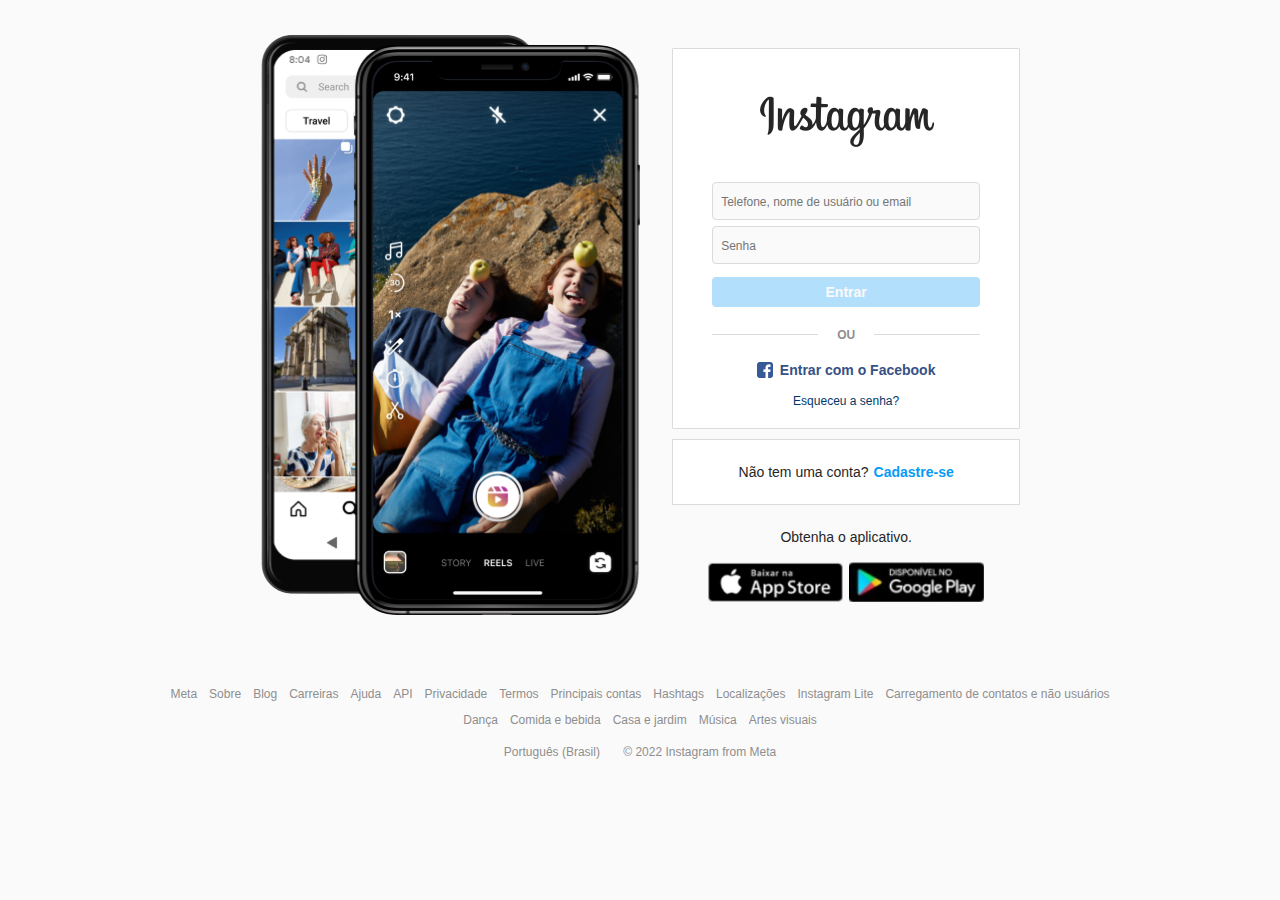
<file: desafio-recriando-pagina-inicial-instagram/index.html>
<!DOCTYPE html>
<html lang="en">
<head>
    <meta charset="UTF-8">
    <meta http-equiv="X-UA-Compatible" content="IE=edge">
    <meta name="viewport" content="width=device-width, initial-scale=1.0">
    <link rel="stylesheet" href="style.css">
    <link rel = "instagram icon" type = "imagem/x-icon" href = "img/icon-instagram.ico">
    <title>Instagram</title>
    
</head>
<body>
    <section class="container">
        <div class="pitch"></div>
        <div class="form">
            <form>
                <img src="img/logo-insta.png" alt="Instagram" type = "imagem/png">
                <input type="text" placeholder="Telefone, nome de usuário ou email">
                <input type="password" placeholder="Senha">
                <button type="button">Entrar</button>
                <div class="separator">ou</div>
                <a href="/" class="login-with-facebook"><img class="img-facebook" src="img/logo-face.png" alt="Entrar com Facebook"> Entrar com o Facebook</a>
                <a href="/" class="forgot-password">Esqueceu a senha?</a>
            </form>
            <div class="signup">
                <p>Não tem uma conta?<a href="/">Cadastre-se</a></p>
            </div>
            <div class="get-app">
                <p>Obtenha o aplicativo.</p>
                <a href="/">
                    <img class="get-app-img" src="img/appstore.jpg" alt="Baixar na App Store">
                </a>
                <a href="/">
                    <img class="get-app-img"src="img/googleplay.jpg" alt="Disponível no Google Play">
                </a>
            </div>
        </div>
    </section>
    <section class="footer">
        <footer>
            <nav class="links">
                <a href="/">Meta</a>
                <a href="/">Sobre</a>
                <a href="/">Blog</a>
                <a href="/">Carreiras</a>
                <a href="/">Ajuda</a>
                <a href="/">API</a>
                <a href="/">Privacidade</a>
                <a href="/">Termos</a>
                <a href="/">Principais contas</a>
                <a href="/">Hashtags</a>
                <a href="/">Localizações</a>
                <a href="/">Instagram Lite</a>
                <a href="/">Carregamento de contatos e não usuários</a>
                <a href="/">Dança</a>
                <a href="/">Comida e bebida</a>
                <a href="/">Casa e jardim</a>
                <a href="/">Música</a>
                <a href="/">Artes visuais</a>
            </nav>
            <div class="copy">
                <span>Português (Brasil) </span>
                <span>   © 2022 Instagram from Meta</span>
            </div>
        </footer> 
    </section>      
</body>
</html>
</file>
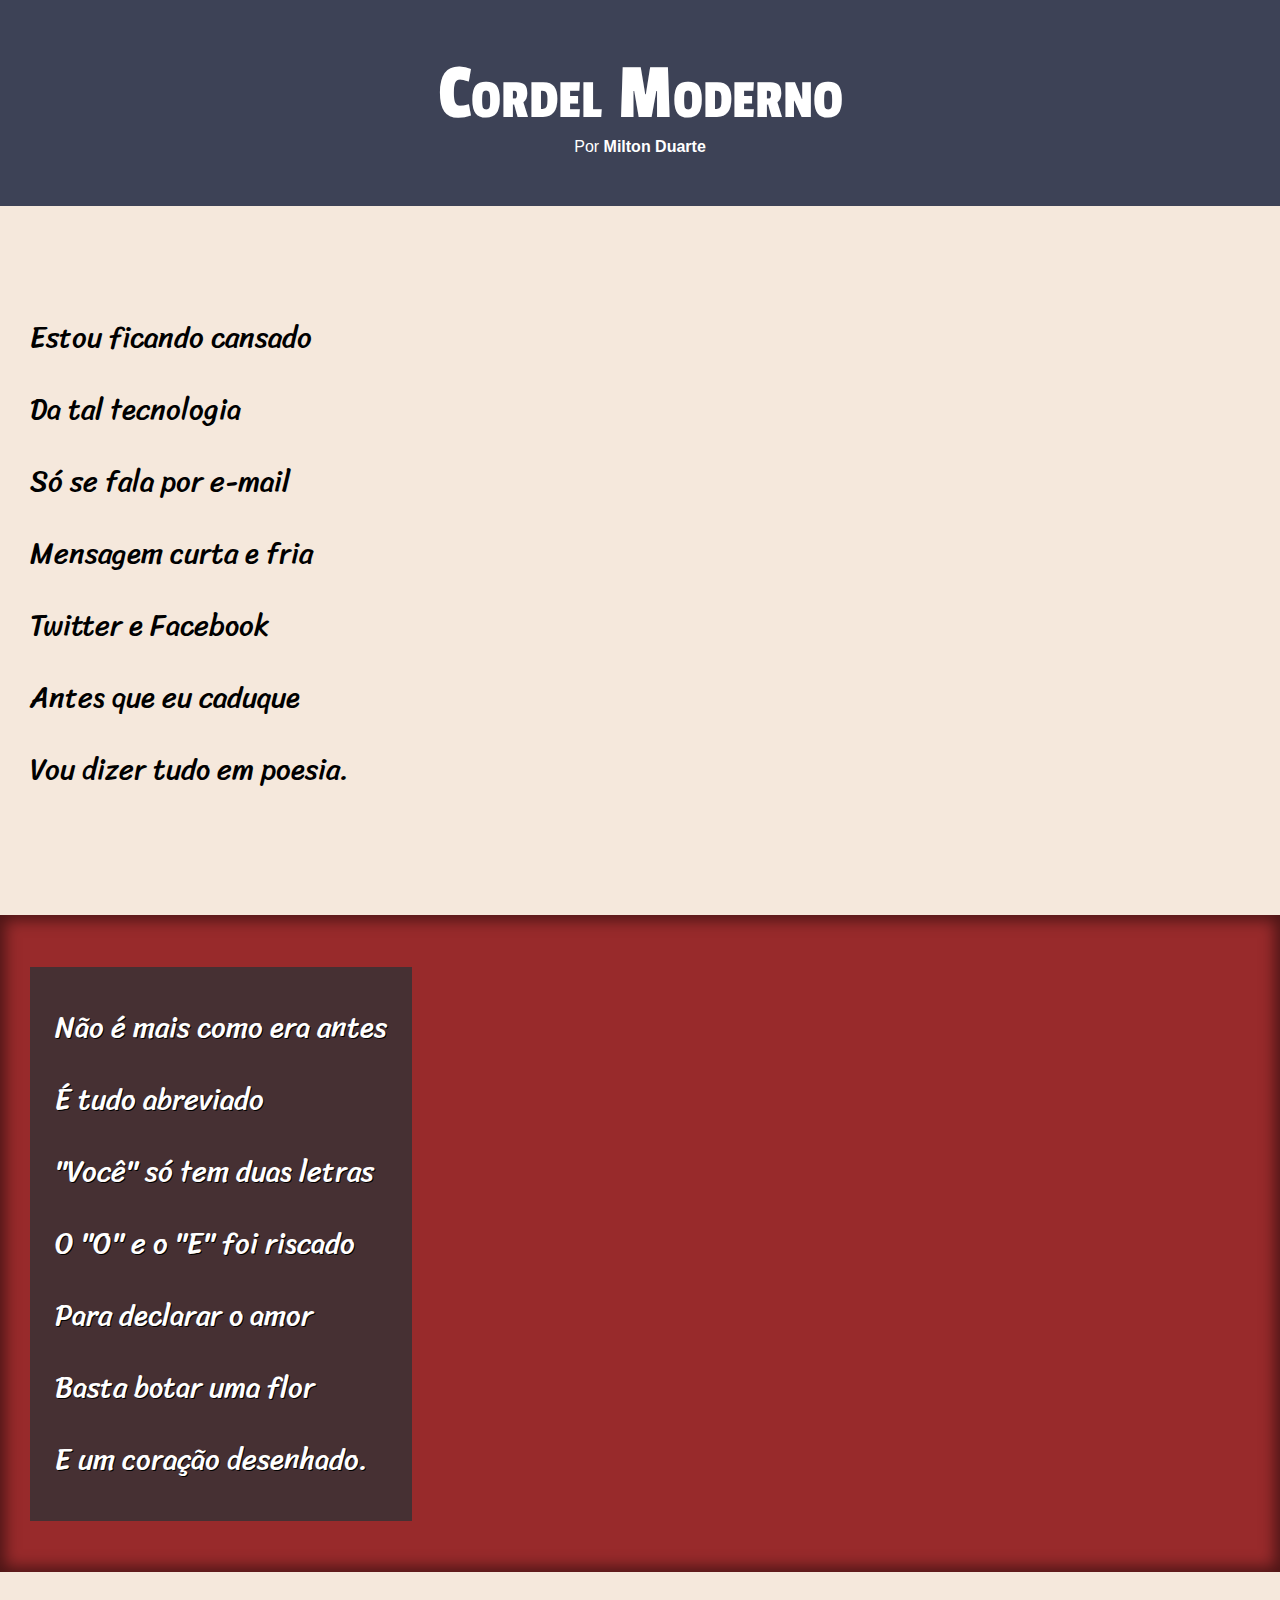
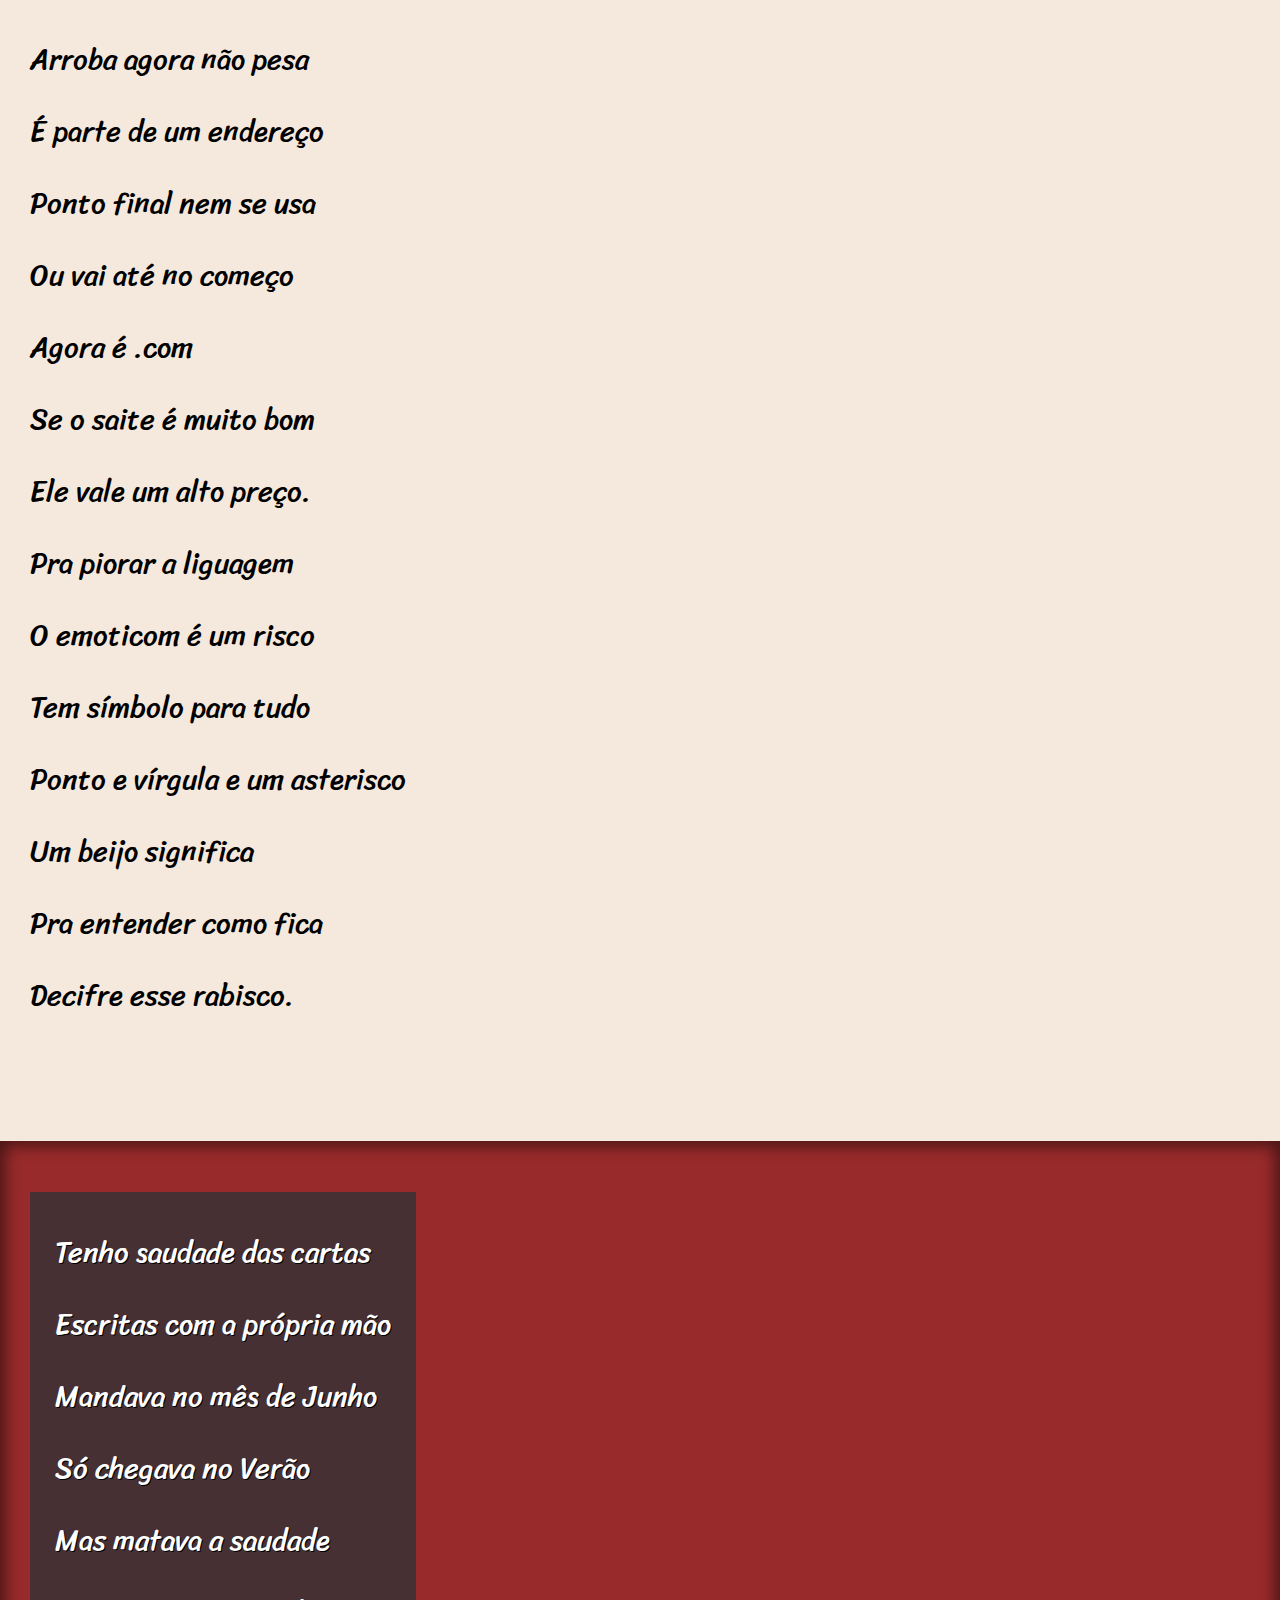
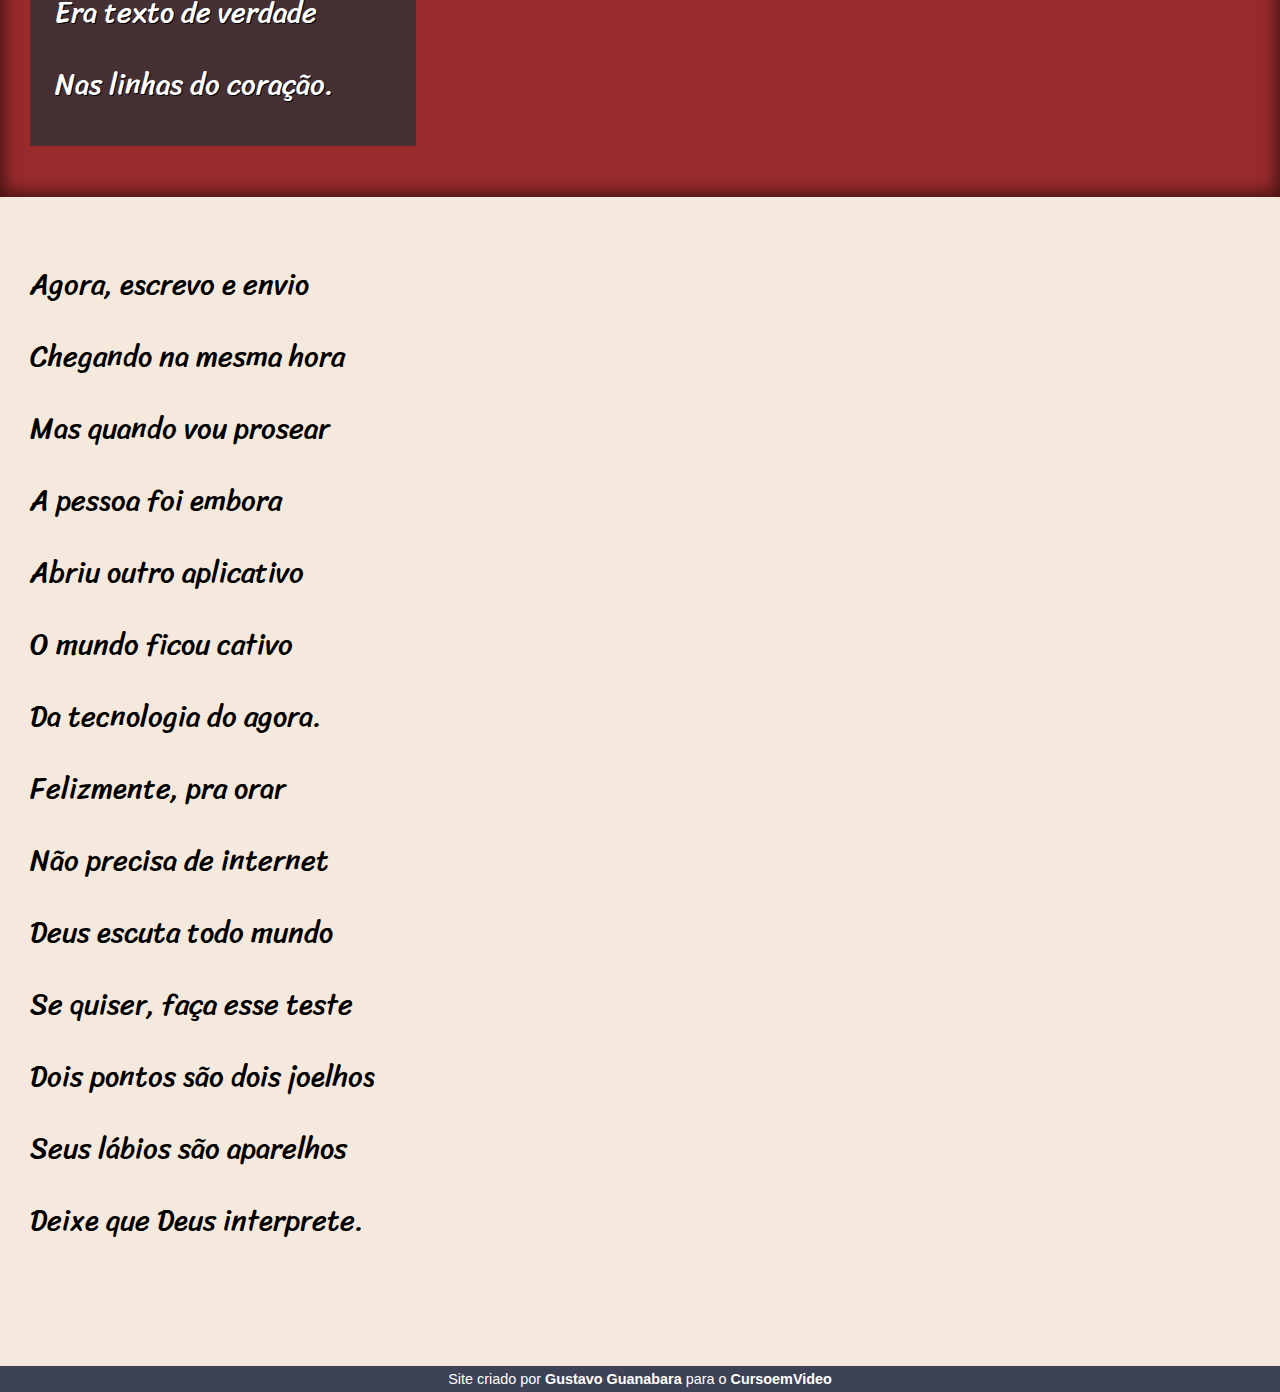
<file: desafio-site-cordel/index.html>
<!DOCTYPE html>
<html lang="pt-BR">
<head>
    <meta charset="UTF-8">
    <meta http-equiv="X-UA-Compatible" content="IE=edge">
    <meta name="viewport" content="width=device-width, initial-scale=1.0">
    <link rel="stylesheet" href="./css/style.css">
    <title>Cordel</title>
</head>
<body>
    <main>
        <header id="container" class="cabeçalho">
            <div id="children">
                <h1>Cordel Moderno</h1>
                <p>Por <a href="https://www.recantodasletras.com.br/poesias/3186743">Milton Duarte</a></p>
            </div>
        </header>
        <section class="corpo">
            <section class="semimg">
                <p>
                    Estou ficando cansado <br>
                    Da tal tecnologia <br>
                    Só se fala por e-mail <br>
                    Mensagem curta e fria <br>
                    Twitter e Facebook <br>
                    Antes que eu caduque <br>
                    Vou dizer tudo em poesia. <br>
                </p>
            </section>
            <section class="comimg">
                <p>
                    Não é mais como era antes <br>
                    É tudo abreviado <br>
                    "Você" só tem duas letras <br>
                    O "O" e o "E" foi riscado <br>
                    Para declarar o amor <br>
                    Basta botar uma flor <br>
                    E um coração desenhado. <br>
                </p>
            </section>
            <section class="semimg">
                <p>
                    Arroba agora não pesa<br>
                    É parte de um endereço <br>
                    Ponto final nem se usa <br>
                    Ou vai até no começo <br>
                    Agora é .com <br>
                    Se o saite é muito bom <br>
                    Ele vale um alto preço. <br>
                    Pra piorar a liguagem <br>
                    O emoticom é um risco <br>
                    Tem símbolo para tudo <br>
                    Ponto e vírgula e um asterisco <br>
                    Um beijo significa <br>
                    Pra entender como fica <br>
                    Decifre esse rabisco. <br>
                </p>
            </section>
            <section class="comimg1">
                <p>
                    Tenho saudade das cartas <br>
                    Escritas com a própria mão <br>
                    Mandava no mês de Junho <br>
                    Só chegava no Verão <br>
                    Mas matava a saudade <br>
                    Era texto de verdade <br>
                    Nas linhas do coração. <br>
                </p>
            </section>
            <section class="semimg">
                <p>
                    Agora, escrevo e envio <br>
                    Chegando na mesma hora <br>
                    Mas quando vou prosear <br>
                    A pessoa foi embora <br>
                    Abriu outro aplicativo <br>
                    O mundo ficou cativo <br>
                    Da tecnologia do agora. <br>
                    Felizmente, pra orar <br>
                    Não precisa de internet <br>
                    Deus escuta todo mundo <br>
                    Se quiser, faça esse teste <br>
                    Dois pontos são dois joelhos <br>
                    Seus lábios são aparelhos <br>
                    Deixe que Deus interprete. <br>
                </p>
            </section>
        </section>

    </main>
    <footer>
        <p>Site criado por <a href="https://github.com/gustavoguanabara">Gustavo Guanabara</a> para o <a href="https://www.cursoemvideo.com">CursoemVideo</a></p>
    </footer>
</body>
</html>
</file>
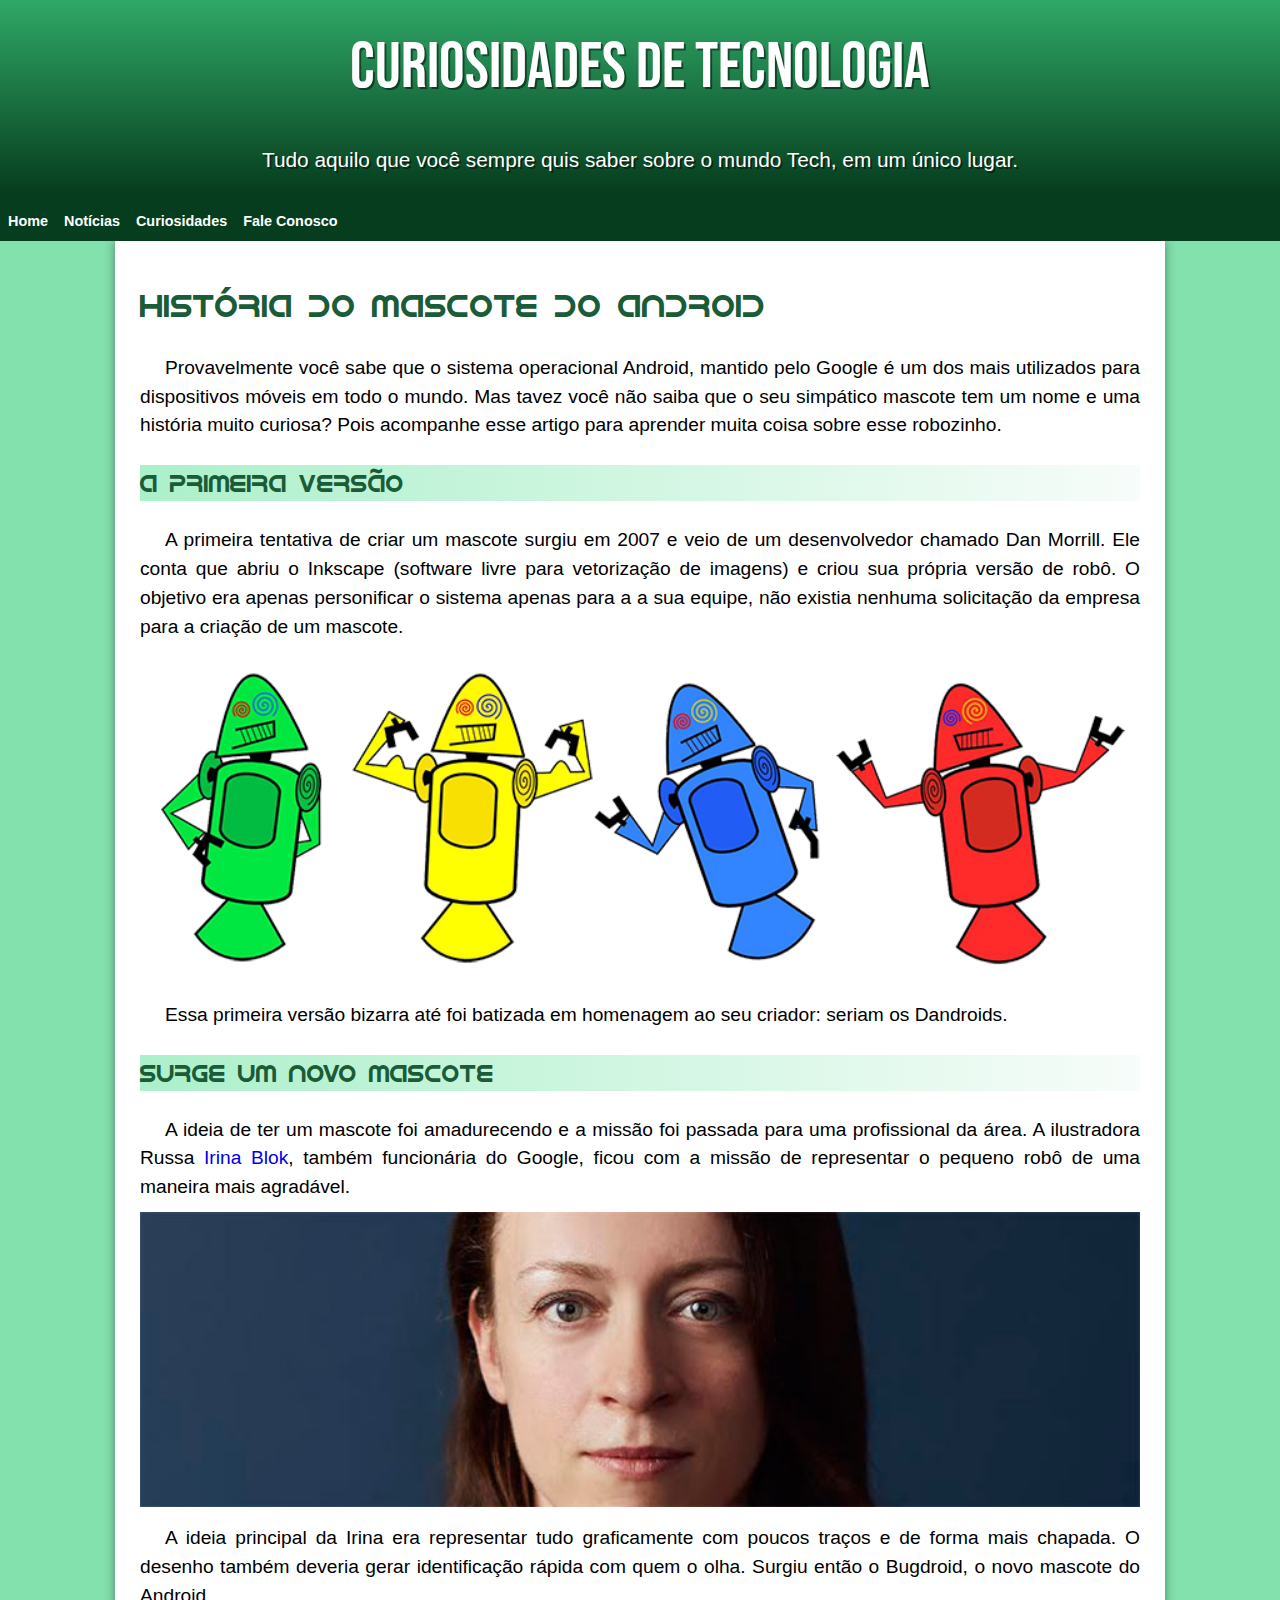
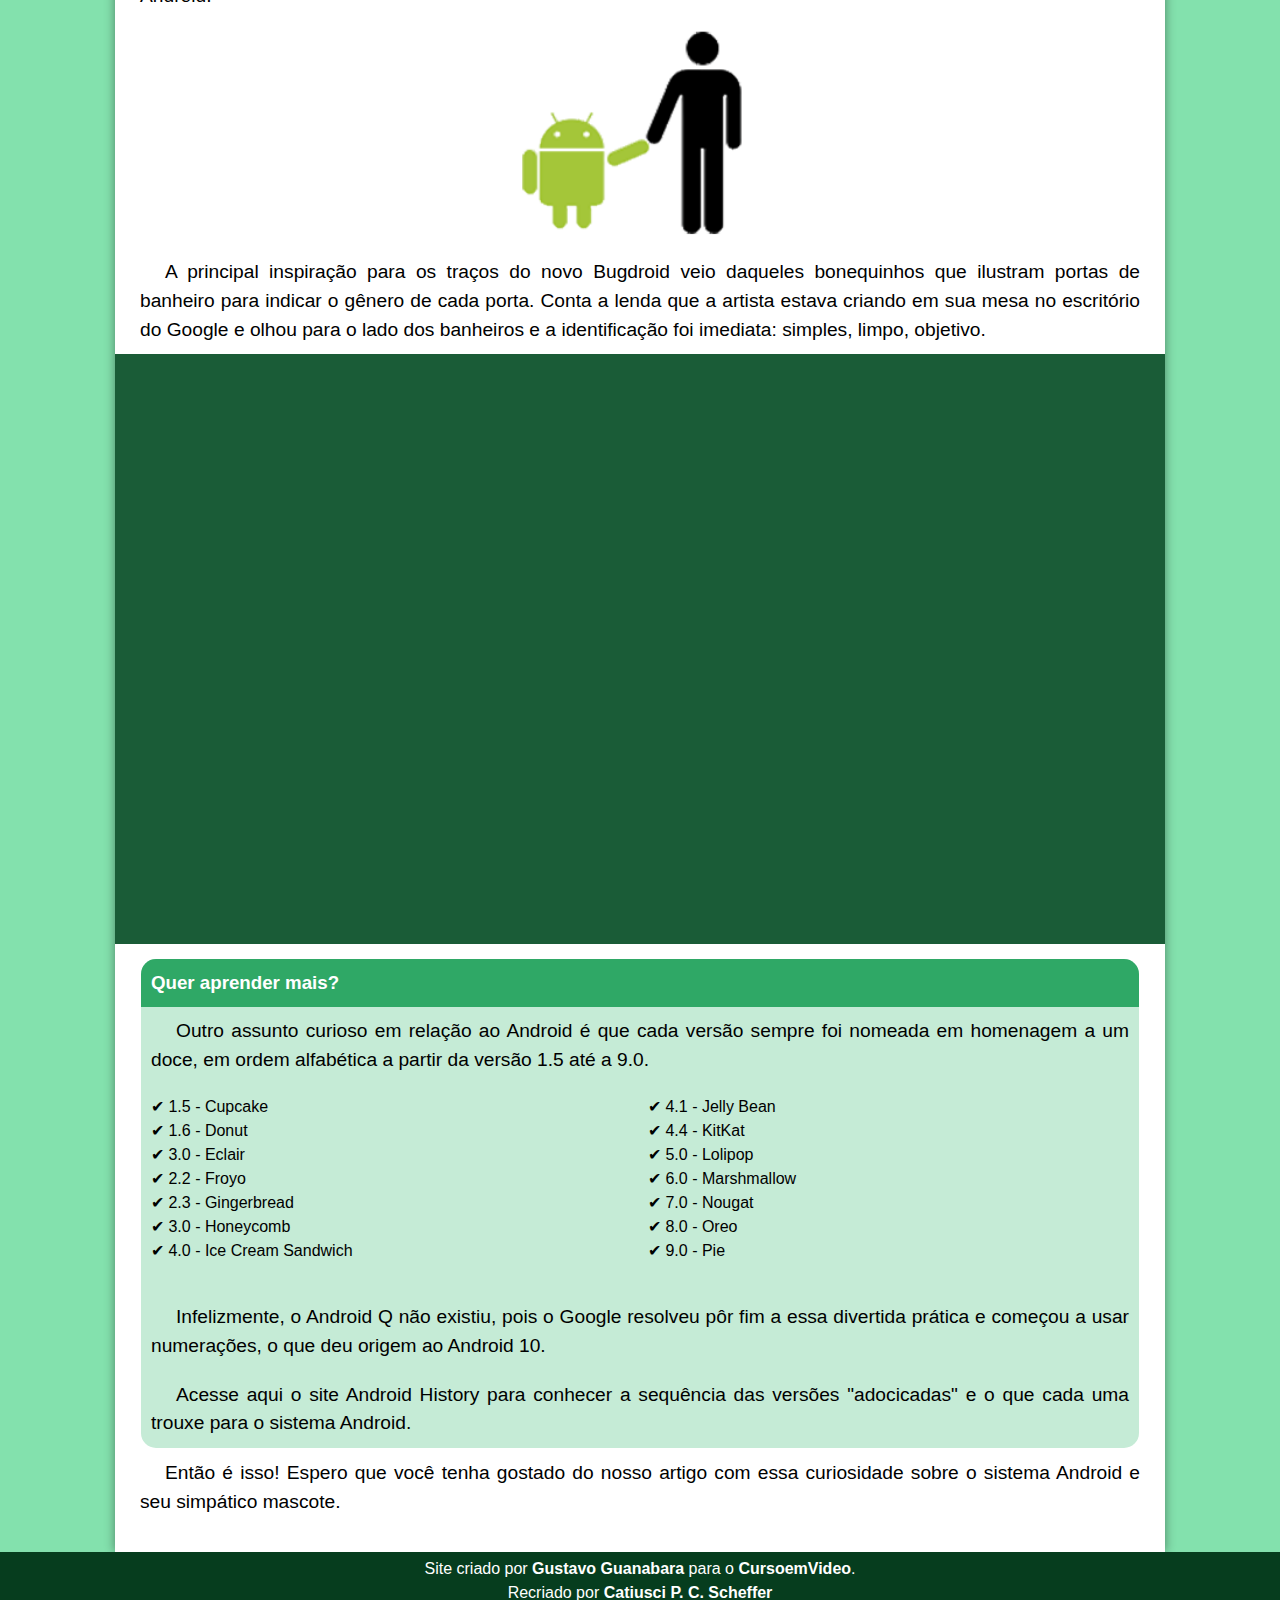
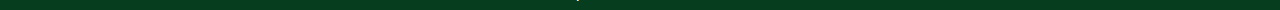
<file: desafio_minisite_cursoemvideo/index.html>
<!DOCTYPE html>
<html lang="pt-BR">
<head>
    <meta charset="UTF-8">
    <meta http-equiv="X-UA-Compatible" content="IE=edge">
    <meta name="viewport" content="width=device-width, initial-scale=1.0">
    <link rel="stylesheet" href="assets/css/style.css">
    <title>História do Android</title>
</head>
<body>
    <header>
        <h1>Curiosidades de Tecnologia</h1>
        <P>Tudo aquilo que você sempre quis saber sobre o mundo Tech, em um único lugar.</P>
        <nav>
            <a href="#">Home</a>
            <a href="#">Notícias</a>
            <a href="#">Curiosidades</a>
            <a href="#">Fale Conosco</a>
        </nav>
    </header>
    <main>
        <section>
            <article>
                <h1>História do Mascote do Android</h1>
                <p>
                    Provavelmente você sabe que o sistema operacional Android, mantido pelo Google é um dos mais utilizados para dispositivos móveis em todo o mundo. Mas tavez você não saiba que o seu simpático mascote tem um nome e uma história muito curiosa? Pois acompanhe esse artigo para aprender muita coisa sobre esse robozinho.
                </p>
                <h2>A primeira versão</h2>
                <p>
                    A primeira tentativa de criar um mascote surgiu em 2007 e veio de um desenvolvedor chamado Dan Morrill. Ele conta que abriu o Inkscape (software livre para vetorização de imagens) e criou sua própria versão de robô. O objetivo era apenas personificar o sistema apenas para a a sua equipe, não existia nenhuma solicitação da empresa para a criação de um mascote.
                </p>
                <picture>
                    <source media="(max-width: 600px)" srcset="assets/img/dan-droids-pq.png" id="imgandoirdpq">
                    <img src="assets/img/dan-droids.png" alt="foto-grande">
                </picture>
                <p>
                    Essa primeira versão bizarra até foi batizada em homenagem ao seu criador: seriam os Dandroids.
                </p>
                <h2>Surge um novo mascote</h2>
                <p>
                    A ideia de ter um mascote foi amadurecendo e a missão foi passada para uma profissional da área. A ilustradora Russa <a href="#">Irina Blok</a>, também funcionária do Google, ficou com a missão de representar o pequeno robô de uma maneira mais agradável.
                </p>

                <picture>
                    <source media="(max-width: 600px)" srcset="assets/img/irina-blok-pq.jpg">
                    <img src="assets/img/irina-blok.jpg" alt="foto-grande">
                </picture>
                <p>
                    A ideia principal da Irina era representar tudo graficamente com poucos traços e de forma mais chapada. O desenho também deveria gerar identificação rápida com quem o olha. Surgiu então o Bugdroid, o novo mascote do Android.
                </p>
                
                <img class="imagempequena" src="assets/img/bugdroid.png" alt="Imagem Android" type="image/png">
               
                <p>
                    A principal inspiração para os traços do novo Bugdroid veio daqueles bonequinhos que ilustram portas de banheiro para indicar o gênero de cada porta. Conta a lenda que a artista estava criando em sua mesa no escritório do Google e olhou para o lado dos banheiros e a identificação foi imediata: simples, limpo, objetivo.
                </p>
                <div class="video">
                    <iframe width="560" height="315" src="https://www.youtube.com/embed/l2UDgpLz20M" title="YouTube video player" frameborder="0" allow="accelerometer; autoplay; clipboard-write; encrypted-media; gyroscope; picture-in-picture" allowfullscreen></iframe>
                </div>
                
                <aside>
                    <h3>Quer aprender mais?</h3>
                    <p>
                        Outro assunto curioso em relação ao Android é que cada versão sempre foi nomeada em homenagem a um doce, em ordem alfabética a partir da versão 1.5 até a 9.0.
                        <ul>
                            <li>1.5 - Cupcake</li>
                            <li>1.6 - Donut</li>
                            <li>3.0 - Eclair</li>
                            <li>2.2 - Froyo</li>
                            <li>2.3 - Gingerbread</li>
                            <li>3.0 - Honeycomb</li>
                            <li>4.0 - Ice Cream Sandwich</li>
                            <li>4.1 - Jelly Bean</li>
                            <li>4.4 - KitKat</li>
                            <li>5.0 - Lolipop</li>
                            <li>6.0 - Marshmallow</li>
                            <li>7.0 - Nougat</li>
                            <li>8.0 - Oreo</li>
                            <li>9.0 - Pie</li>
                        </ul>
                    </p>
                    <p>
                        Infelizmente, o Android Q não existiu, pois o Google resolveu pôr fim a essa divertida prática e começou a usar numerações, o que deu origem ao Android 10.
                    </p>
                    <p>
                        Acesse aqui o site Android History para conhecer a sequência das versões "adocicadas" e o que cada uma trouxe para o sistema Android.
                    </p>
                </aside>
                <p>
                    Então é isso! Espero que você tenha gostado do nosso artigo com essa curiosidade sobre o sistema Android e seu simpático mascote.
                </p>
            </article>
        </section>
    </main>
    <footer>
        Site criado por <strong>Gustavo Guanabara</strong> para o <strong>CursoemVideo</strong>.
        <br>
        Recriado por <strong>Catiusci P. C. Scheffer</strong>
    </footer>
</body>
</html>
</file>
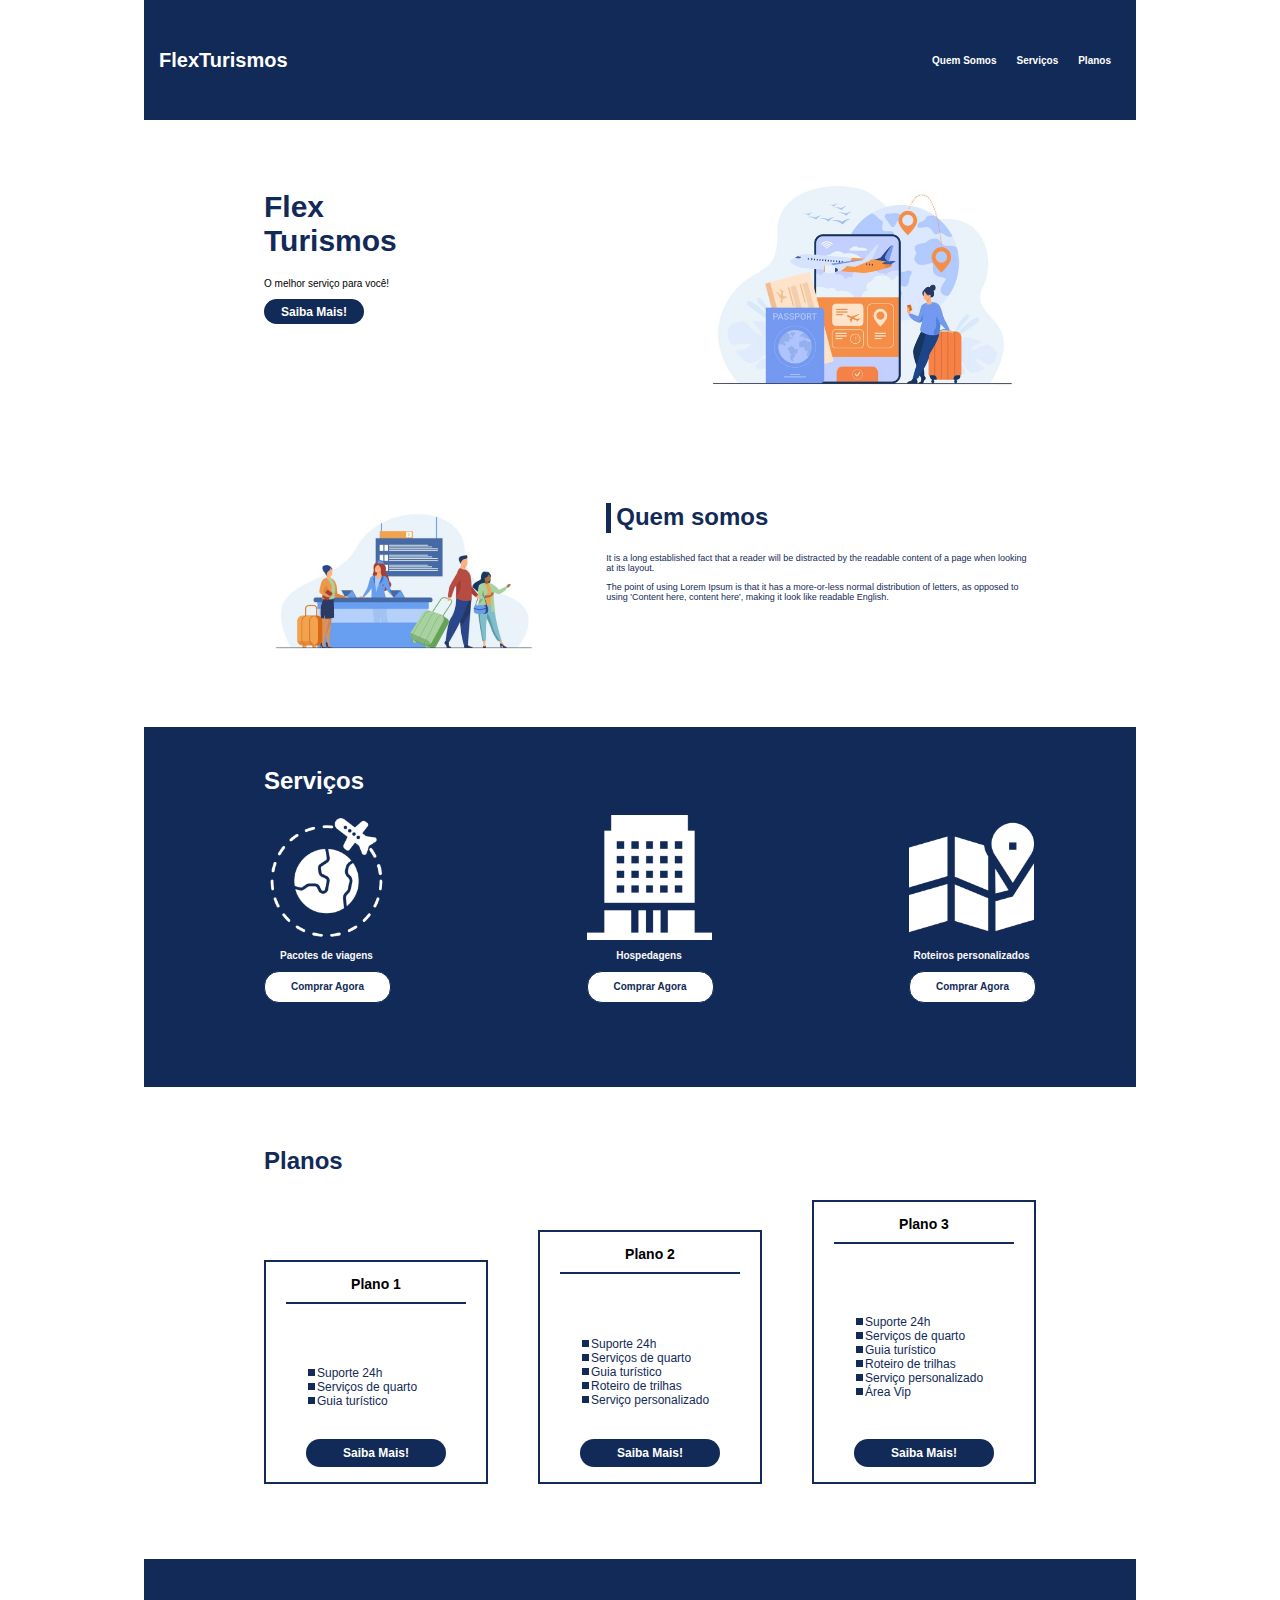
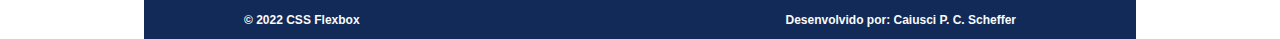
<file: projeto-flexbox-css/index.html>
<!DOCTYPE html>
<html lang="pt-br">
<head>
    <meta charset="UTF-8">
    <meta name="viewport" content="width=device-width, initial-scale=1.0">
    <title>Flex Turismos</title>
    <link rel="stylesheet" href="./style.css">
</head>
<body class="geral">
    <header class="cabecalho">
        <h1>FlexTurismos</h1>
        <ul>
            <li><a href="#quem-somos">Quem Somos</a></li>
            <li><a href="#servicos">Serviços</a></li>
            <li><a href="#planos">Planos</a></li>
        </ul>
    </header>

    <div class="apresentacao">
        <div>
            <h1>Flex <br>Turismos</h1>
            <p>O melhor serviço para você!</p>
            <a href="" class="saibamais">Saiba Mais!</a>
        </div>
        
        <div>
            <div><img src="./images/0-main.png" alt="banner de apresentação" width="300"></div>
        </div>
    </div>

    <div class="quemsomos">
        <div>
            <img src="./images/1-quem-somos.png" alt="balcão de atendimento" width="250">
        </div>

        <div>
            <h2>Quem somos</h2>
            <p>It is a long established fact that a reader will be distracted by the readable content of a page when looking at its layout. </p>
            <p>The point of using Lorem Ipsum is that it has a more-or-less normal distribution of letters, as opposed to using 'Content here, content here', making it look like readable English.</p>
        </div>
    </div>

    <div class="servicos">
        <div>
            <h2>Serviços</h2>
        </div>

        <div class="servicos-opcoes">
            <div>
               <div><img src="./images/icon-1.png" alt="pacote de viagens"></div>
               <p>Pacotes de viagens</p>
               <a href="#" class="compraragora">Comprar Agora</a>
            </div>

            <div >
                <div><img src="./images/icon-2.png" alt="hospedagens"></div>
                <p>Hospedagens</p>
                <a href="#" class="compraragora">Comprar Agora</a>
            </div>

            <div>
                <div><img src="./images/icon-3.png" alt="roteiros personalizados" width="100"></div>
                <p>Roteiros personalizados</p>
                <a href="#" class="compraragora">Comprar Agora</a>
            </div>

        </div>
    </div>

    <div class="planos">
        <div>
            <h2 class="planos-titulo">Planos</h2>
        </div>
        <div class="planos1">
            <div class="bd_planos1 bd_planos">
                <h3>Plano 1</h3>
                <ul>
                    <li>Suporte 24h</li>
                    <li>Serviços de quarto</li>
                    <li>Guia turístico</li>
                </ul>
                <a href="#" class="saibamaisplanos">Saiba Mais!</a>
            </div>

            <div class="bd_planos bd_planos2">
                <h3>Plano 2</h3>
                <ul>
                    <li>Suporte 24h</li>
                    <li>Serviços de quarto</li>
                    <li>Guia turístico</li>
                    <li>Roteiro de trilhas</li>
                    <li>Serviço personalizado</li>
                </ul>
                <a href="#" class="saibamaisplanos">Saiba Mais!</a>
            </div>

            <div class="bd_planos3 bd_planos">
                <h3>Plano 3</h3>
                <ul>
                    <li>Suporte 24h</li>
                    <li>Serviços de quarto</li>
                    <li>Guia turístico</li>
                    <li>Roteiro de trilhas</li>
                    <li>Serviço personalizado</li>
                    <li>Área Vip</li>
                </ul>
                <a href="#" class="saibamaisplanos">Saiba Mais!</a>
            </div>
        </div>
    </div>

    <footer class="footer">
        <p>&copy; 2022 CSS Flexbox</p>
        <p>Desenvolvido por: Caiusci P. C. Scheffer</p>
    </footer>
</body>
</html>
</file>
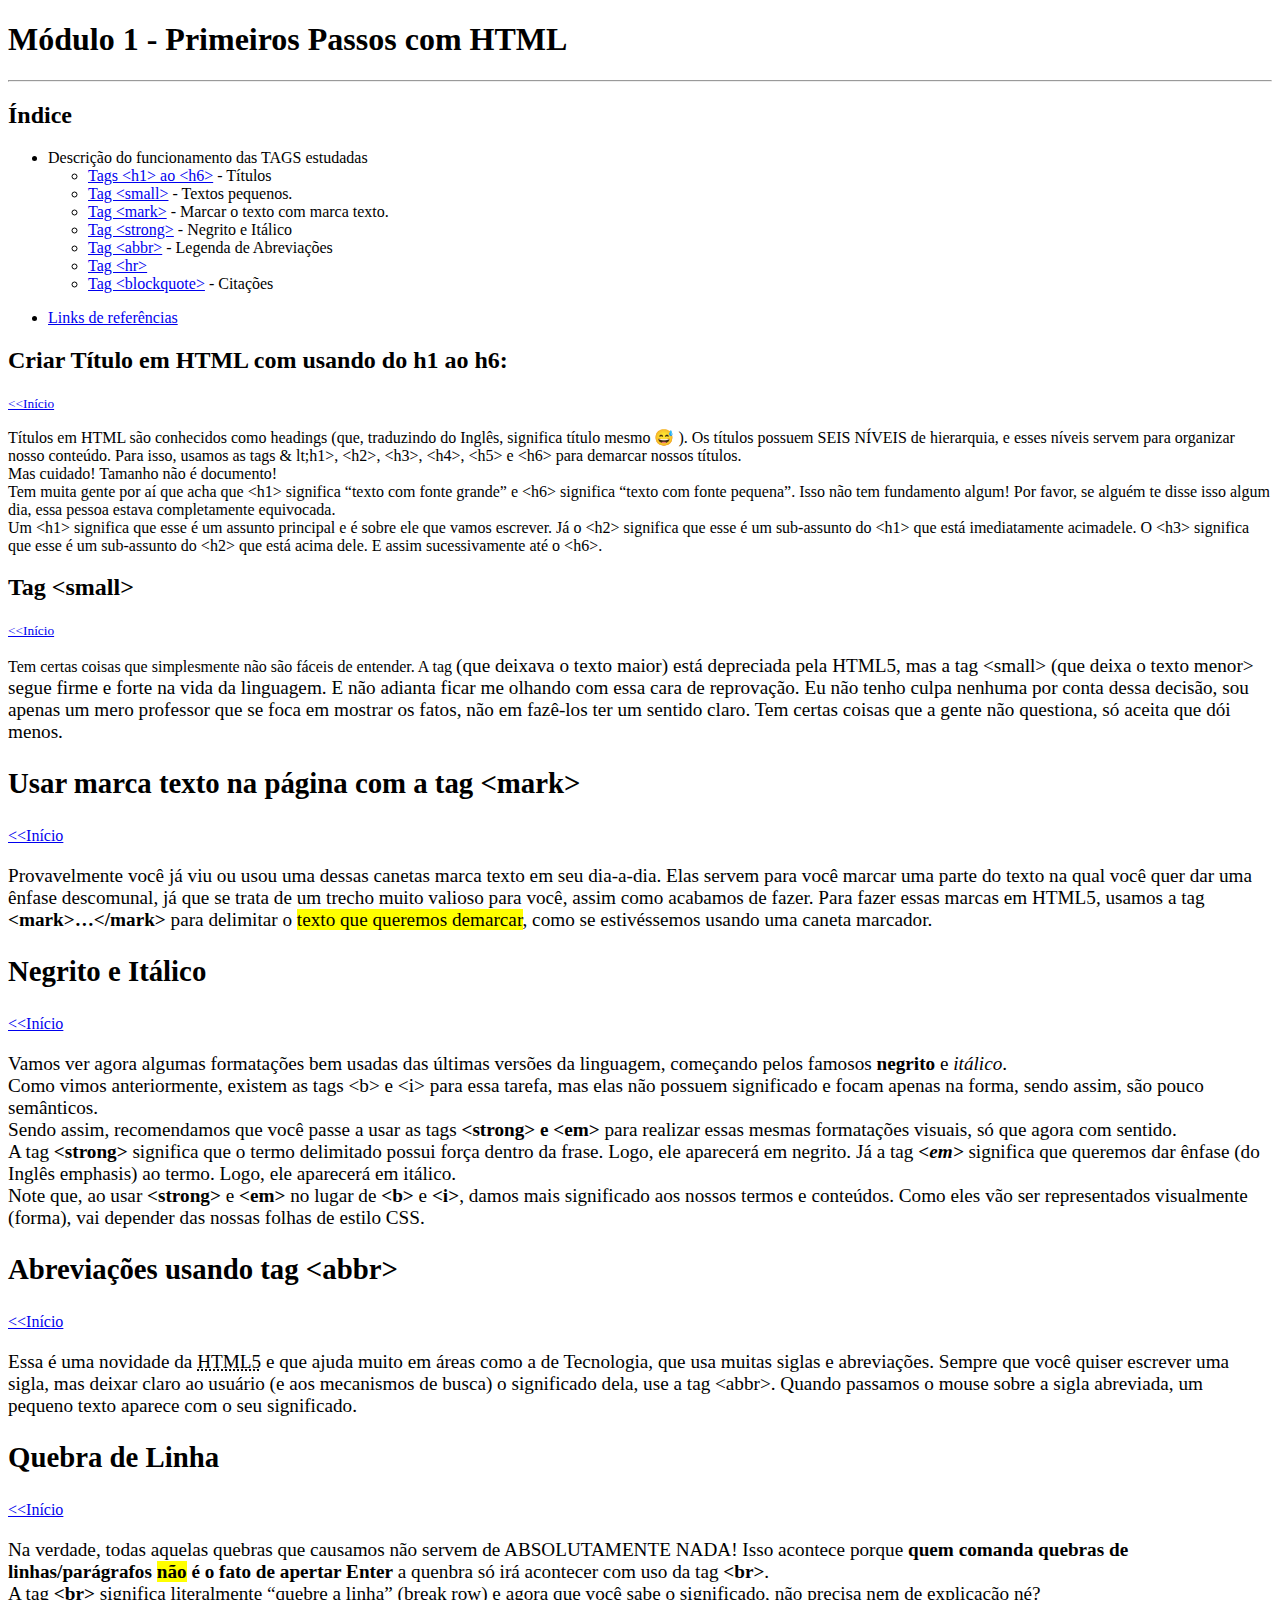
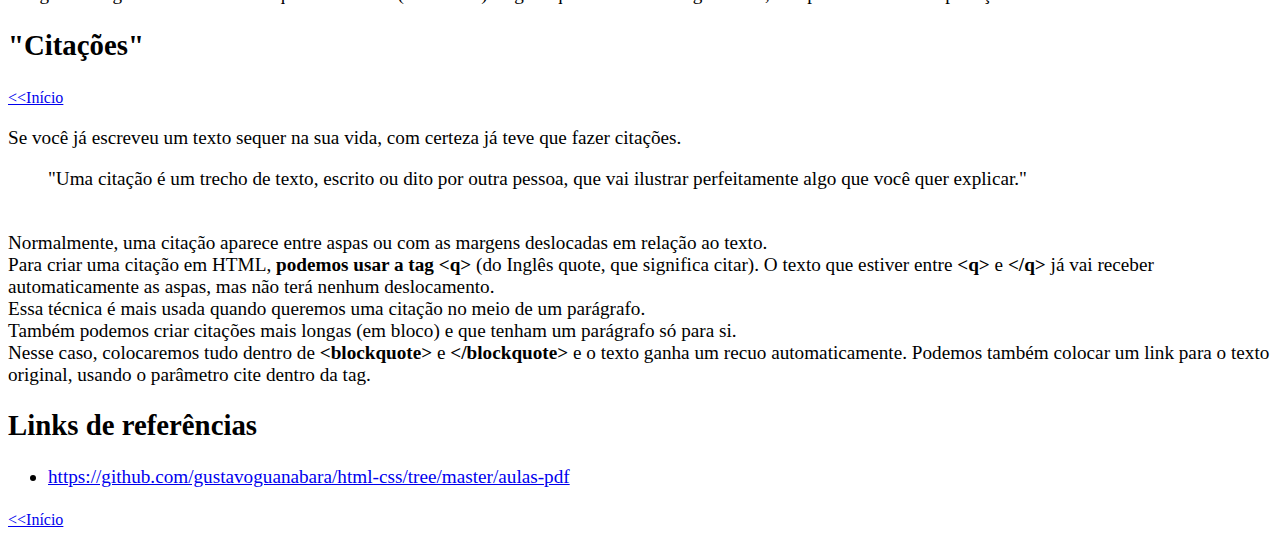
<file: HTMLWebDeveloper/Desafio/index.html>
<!DOCTYPE html>
<html lang="en">
<head>
    <meta charset="UTF-8">
    <meta http-equiv="X-UA-Compatible" content="IE=edge">
    <meta name="viewport" content="width=device-width, initial-scale=1.0">
    <title>Página - Módulo I - Primeiros Passos com HTML</title>
</head>
<body>
   <h1>Módulo 1 - Primeiros Passos com HTML</h1>
   <hr />

   <h2 id="indice">Índice</h2>
   <ul>
      <li>Descrição do funcionamento das TAGS estudadas</li>
      <ul>
         <li><a href="#titulos">Tags &lt;h1&gt ao &lt;h6&gt</a> - Títulos</li>
         <li><a href="#small">Tag &lt;small&gt</a> - Textos pequenos.</li>
         <li><a href="#mark">Tag &lt;mark&gt</a> - Marcar o texto com marca texto.</li>
         <li><a href="#formated">Tag &lt;strong&gt</a> - Negrito e Itálico</li>
         <li><a href="#abreviacoes">Tag &lt;abbr&gt</a> - Legenda de Abreviações</li>
         <li><a href="#">Tag &lt;hr&gt</a></li>
         <li><a href="#citacoes">Tag &lt;blockquote&gt</a> - Citações</li>
      </ul>
   </ul>
   <ul>
      <li><a href="#referencias">Links de referências</a></li>
   </ul> 
   <h2 id="titulos">Criar Título em HTML com usando do h1 ao h6:</h2>
      <small><a href="#indice">&lt;&lt;Início</a></small>
      <p>
         Títulos em HTML são conhecidos como headings (que, traduzindo do Inglês, significa título mesmo 😅 ). Os títulos possuem SEIS NÍVEIS de  hierarquia, e esses níveis servem para organizar nosso conteúdo. Para isso, usamos as  tags &    lt;h1>, &lt;h2>, &lt;h3>, &lt;h4>, &lt;h5> e &lt;h6> para demarcar nossos títulos. <br>
         Mas cuidado! Tamanho não é documento! <br>
         Tem muita gente por aí que acha que &lt;h1> significa “texto   com     fonte grande” e &lt;h6> significa “texto com fonte pequena”. Isso não tem  fundamento algum! Por favor, se
         alguém te disse isso algum dia, essa pessoa estava    completamente equivocada. <br>
         Um &lt;h1> significa que esse é um assunto principal e é    sobre ele que vamos escrever. Já o &lt;h2> significa que esse é um sub-assunto do &lt;h1> que está imediatamente acimadele. O &lt;h3> significa que esse é um sub-assunto do &lt;h2> que está acima dele. E assim sucessivamente até o &lt;h6>.
      </p>
      
   <h2 id="small">Tag &lt;small></h2>
      <small><a href="#indice">&lt;&lt;Início</a></small>
      <p>
         Tem certas coisas que simplesmente não são fáceis de entender. A
         tag <big> (que deixava o texto maior) está depreciada pela        HTML5,
         mas a tag &lt;small> (que deixa o texto menor> segue firme e forte
         na vida da linguagem.
         E não adianta ficar me olhando com essa cara de reprovação. Eu          não tenho culpa
         nenhuma por conta dessa decisão, sou apenas um mero professor        que se foca em
         mostrar os fatos, não em fazê-los ter um sentido claro. Tem          certas coisas que a gente
         não questiona, só aceita que dói menos.
      </p>
   <h2 id="mark"> Usar marca texto na página com a tag &lt;mark></h2>
      <small><a href="#indice">&lt;&lt;Início</a></small>
      <p>
         Provavelmente você já viu ou usou uma dessas canetas marca texto em seu dia-a-dia. Elas servem para você marcar uma parte do texto na qual você quer dar uma ênfase descomunal, já que se trata de um trecho muito valioso para você, assim como acabamos de fazer.
         Para fazer essas marcas em HTML5, usamos a tag <strong>&lt;mark>…&lt;/mark></strong> para delimitar o <mark>texto que queremos demarcar</mark>, como se estivéssemos usando uma caneta marcador.
      </p>
   <h2 id="formated">Negrito e Itálico</h2>
      <small><a href="#indice">&lt;&lt;Início</a></small>
      <p>
         
         Vamos ver agora algumas formatações bem usadas das últimas versões da linguagem, começando pelos famosos <strong>negrito</strong> e <em>itálico</em>. <br>
         Como vimos anteriormente, existem as tags &lt;b> e &lt;i> para essa tarefa, mas elas não possuem significado e focam apenas na forma, sendo assim, são pouco semânticos. <br>
         Sendo assim, recomendamos que você passe a usar as tags <strong>&lt;strong> e &lt;em></strong> para realizar essas mesmas formatações visuais, só que agora com sentido. <br>
         A tag <strong>&lt;strong></strong> significa que o termo delimitado possui força dentro da frase. Logo, ele aparecerá em negrito.
         Já a tag <strong><em>&lt;em></em></strong> significa que queremos dar ênfase (do Inglês emphasis) ao termo.
         Logo, ele aparecerá em itálico. <br>
         Note que, ao usar <strong>&lt;strong></strong> e <strong>&lt;em></strong> no lugar de <strong>&lt;b></strong> e <strong>&lt;i></strong>, damos mais significado aos nossos termos e conteúdos. Como eles vão ser representados visualmente (forma), vai depender das nossas folhas de estilo CSS.
      </p>
   <h2 id="abreviacoes">Abreviações usando tag &lt;abbr></h2>
      <small><a href="#indice">&lt;&lt;Início</a></small>
      <p>
         Essa é uma novidade da <abbr title="Hiper Text Markup Language">HTML5</abbr> e que ajuda muito em áreas como a de Tecnologia, que usa muitas siglas e abreviações. Sempre que você quiser escrever uma sigla, mas deixar claro ao usuário (e aos mecanismos de busca) o significado dela, use a tag &lt;abbr>.
         Quando passamos o mouse sobre a sigla abreviada, um pequeno texto aparece com o seu significado.
      </p>
   <h2 id="quebralinha">Quebra de Linha</h2>
      <small><a href="#indice">&lt;&lt;Início</a></small>
      <p>
         Na verdade, todas aquelas quebras que causamos não servem de ABSOLUTAMENTE NADA! Isso acontece porque <strong>quem comanda quebras de linhas/parágrafos <mark>não</mark> é o fato de apertar Enter</strong> a quenbra só irá acontecer com uso da tag <strong>&lt;br></strong>. <br>
         A tag <strong>&lt;br></strong> significa literalmente “quebre a linha” (break row) e agora que você sabe o significado, não precisa nem de explicação né?
      </p>
   <h2 id="citacoes">"Citações"</h2>
      <small><a href="#indice">&lt;&lt;Início</a></small>
      <p>
         Se você já escreveu um texto sequer na sua vida, com certeza já teve que fazer citações. <br> <blockquote>"Uma citação é um trecho de texto, escrito ou dito por outra pessoa, que vai ilustrar perfeitamente algo que você quer explicar."</blockquote> <br> Normalmente, uma citação aparece entre aspas ou com as margens deslocadas em relação ao texto. 
         <br> Para criar uma citação em HTML, <strong>podemos usar a tag &lt;q></strong> (do Inglês quote, que significa citar). O texto que estiver entre <strong>&lt;q></strong> e <strong>&lt;/q></strong> já vai receber automaticamente as aspas, mas não terá nenhum deslocamento. <br>
         Essa técnica é mais usada quando queremos uma citação no meio de um parágrafo. <br> 
         Também podemos criar citações mais longas (em bloco) e que tenham um parágrafo só para si. <br> Nesse caso, colocaremos tudo  dentro de <strong>&lt;blockquote></strong> e <strong>&lt;/blockquote></strong> e o texto ganha um recuo automaticamente. Podemos também colocar um link para o texto original, usando o parâmetro cite dentro da tag.
      </p>
   <h2 id="referencias">Links de referências</h2>
      <ul>
      <li><a href="#">https://github.com/gustavoguanabara/html-css/tree/master/aulas-pdf</a></li>
      </ul>
   <small><a href="#indice">&lt;&lt;Início</a></small>
</body>
</html>
</file>
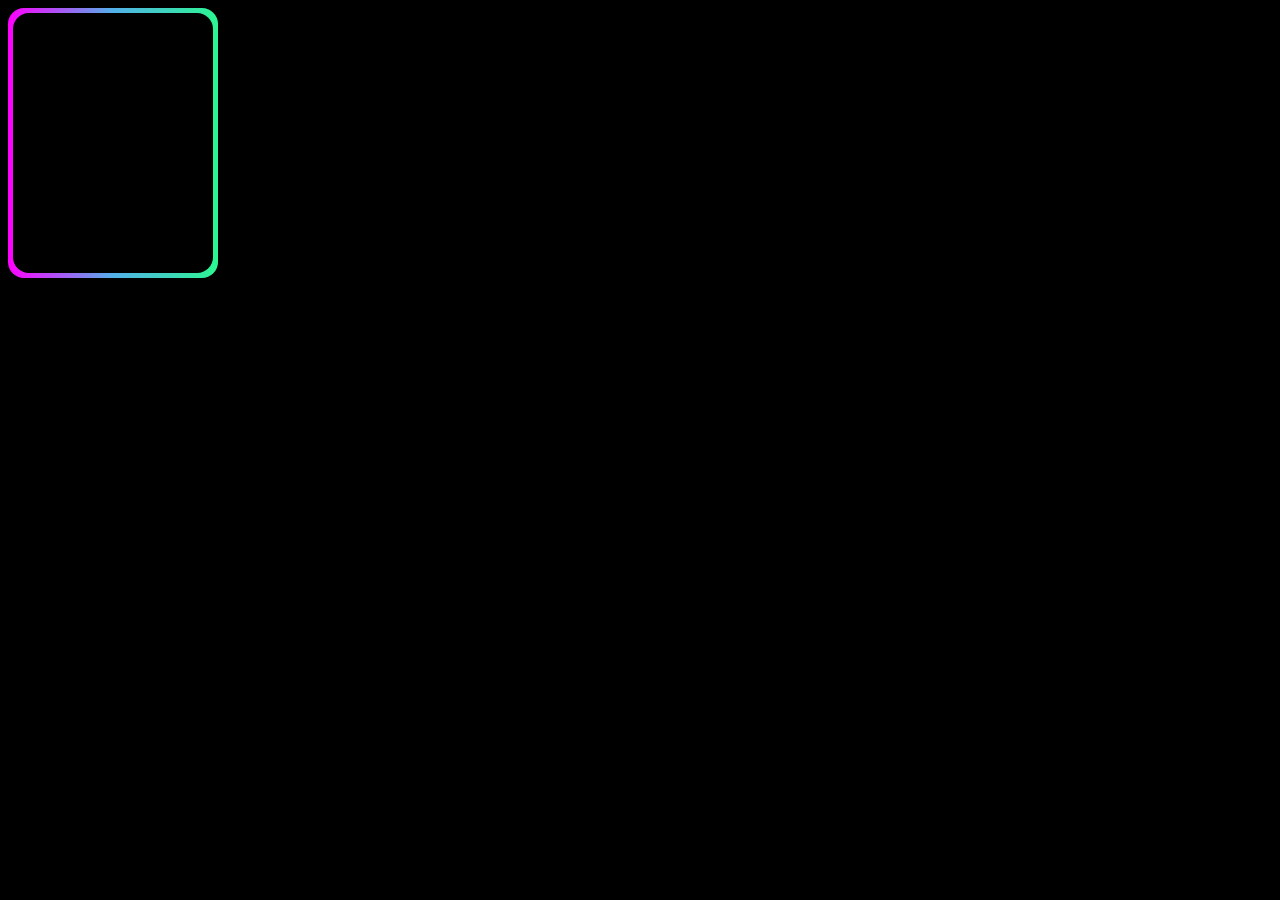
<file: HTMLWebDeveloper/Desafio/borda-gradiente.html>
<!DOCTYPE html>
<html lang="en">
<head>
    <meta charset="UTF-8">
    <meta http-equiv="X-UA-Compatible" content="IE=edge">
    <meta name="viewport" content="width=device-width, initial-scale=1.0">
    <title>Document</title>

    <style>
        *{
            background-color: black;
        }
        .card-after {
            background: linear-gradient(to left, #2bf791 0%, #53b0ea, magenta);
            width: 200px;
            height: 260px;
            padding: 5px;
            border-radius: 1rem;
        }
   
        .card {
            background: rgb(0, 0, 0);
            width: 180px;
            height: 240px;
            padding: 10px;
            border-radius: 1rem;        
        }
    </style>
</head>
<body>
    <div class="card-after">
    
          <div class="card">
    
          </div>
    
    </div>    
</body>
</html>
</file>
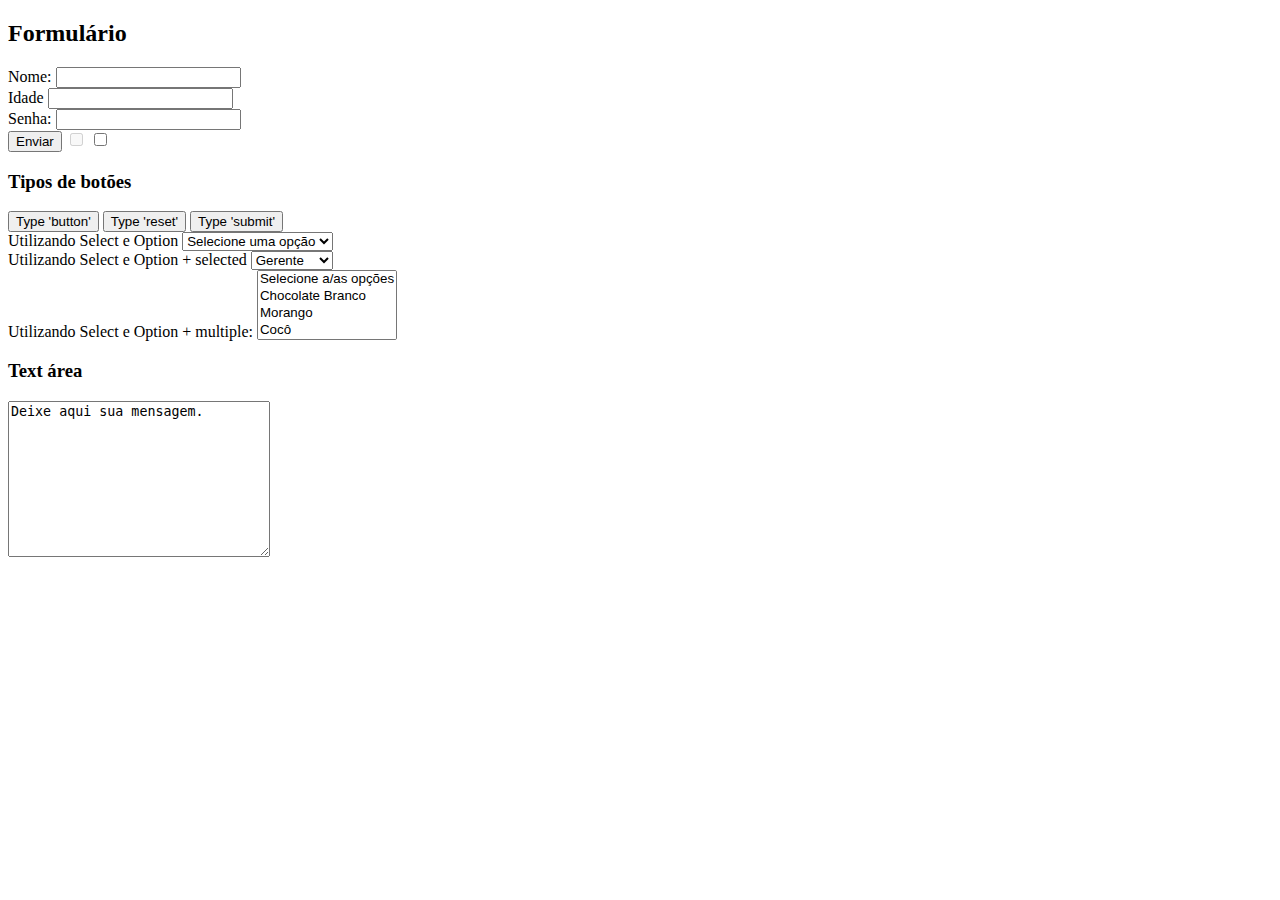
<file: HTMLWebDeveloper/Desafio/formularios.html>
<!DOCTYPE html>
<html lang="en">

<head>
    <meta charset="UTF-8">
    <meta http-equiv="X-UA-Compatible" content="IE=edge">
    <meta name="viewport" content="width=device-width, initial-scale=1.0">
    <title>Formulário</title>
</head>

<body>
    <form name="signup" onsubmit="alert('Formulário enviado com sucesso!')" method="post"
        action="meusite.com.br/signup">
        <h2>Formulário</h2>
        <label for="lblnome">Nome:</label>
        <input type="text" name="nome" id="formNome">
        <br>
        <label for="lblidade">Idade</label>
        <input type="number" name="idade" id="formIdade">
        <br>
        <label for="lblpassword">Senha:</label>
        <input type="password" name="password" id="formPassword">
        <br>
        <button type="submit">Enviar</button>
        <input type="checkbox" name="dd" disabled>
        <input type="checkbox" name="dd">
        <div class="buttons">
            <h3>Tipos de botões</h3>
            <button type="button" onclick="alert('Clique aqui')">Type 'button'</button>
            <button type="reset">Type 'reset'</button>
            <button type="submit">Type 'submit'</button>
        </div>
        <div class="select">
            <label for="opção">Utilizando Select e Option</label>
            <select name="role">
                <option value="">Selecione uma opção</option> <!---->
                <option value="auxiliar">Estagiário</option>
                <option value="gerente">Gerente</option>
                <option value="diretor">Diretor</option>
                <option value="socio">Sócio</option>
            </select>
            <br>
            <label for="opção">Utilizando Select e Option + selected</label>
            <select name="select">
                <option value="auxiliar">Estagiário</option>
                <option value="gerente" selected>Gerente</option>
                <option value="diretor">Diretor</option>
                <option value="socio">Sócio</option>
            </select>
            <br>
            <label for="opção">Utilizando Select e Option + multiple:</label>
            <select name="multiple" multiple>
                <option value="">Selecione a/as opções</option>
                <option value="auxiliar">Chocolate Branco</option>
                <option value="gerente">Morango</option>
                <option value="diretor">Cocô</option>
                <option value="socio">Nutella</option>
            </select>
        </div>
        <div class="txarea">
            <h3>Text área</h3>
            <textarea name="texto" cols="30" rows="10">Deixe aqui sua mensagem.</textarea>
        </div>

    </form>
</body>

</html>
</file>
<file: desafio-recriando-pagina-inicial-instagram/style.css>
body{
    margin: 0;
    padding: 0;
    background-color: #fafafa;
    color: #262626;
    font-size: 14px;
    text-align: center;
    font-family: -apple-system,BlinkMacSystemFont,"Segoe UI",Roboto,Helvetica,Arial,sans-serif;
}

a{
    text-decoration: none;
}

.container{
    display: flex;
    justify-content: center;
    margin: 32px auto 0;
    max-width: 765px;
    height: 585px;
    padding-bottom: 32px;
}

.pitch{
    display: flex;
    flex-direction: column;
    align-items:flex-start;
    background-image: url('./img/celularxx.png');
    background-position: start;
    background-size: -20px 375px 585px;
    flex-basis: 380.32px;
    height: 585px;
    width: 420px;
    margin-bottom: 12px;
    margin-right: 32px;
}

@media(max-width: 100%) {
    .pitch {
        display: block;
    }
}
/*quando a tela fica menor que o container a imagem do celular some e fica apenas a área de login*/
@media(max-width: 770px) {
    .pitch {
        display: none;
    }
}

.form{
    margin-top: 16px;
    width: 348px;
    height: 396px;
}

.form 
    form{
        display: flex;
        flex-direction: column;
        align-items: center;
        background-color: #FFFFFF;
        border: 1px solid #dbdbdb;
        border-radius: 1px;
        margin: 0 0 10px;
        padding-bottom: 10px;
        padding-top: 18px;      
    }

    img{
        max-width: 100%;
        max-height: 100%;
        margin-top: 22px;
        margin-bottom: 25px;
    }
    
    input{
        width: 100%;
        background-color: #FAFAFA;
        box-sizing: border-box;
        border: 1px solid #dbdbdb;
        color:#dbdbdb;
        border-radius: 4px;
        padding: 9px 0 7px 8px;
        width: 268px;
        height: 38px;
        font-size: 12px;
        margin: 3px;
        text-overflow: ellipsis;
    }
    
    button{
        appearance: none;
        background-color: #b2dffc;
        border: 0;
        line-height: 18px;
        color: #FAFAFA;
        font-weight: bolder;
        font-size: 14px;
        border-radius: 4px;
        height: 30px;
        width: 268px;
        margin: 10px 40px;
    }
    
    .separator{
        display: flex;
        font-size: 12px;
        color: #8e8e8e;
        text-transform: uppercase;
        font-weight: bold;
        width: 267.78px;
        height: 15px;
        margin: 10px auto 20px;
        align-items: center;
        justify-content: space-between;

        
    }
    .separator::after{
        content: "";
        width: 106px;
        height: 1px;
        display: block;
        background-color: #dbdbdb;    
    }

    .separator::before{
        content: "";
        width: 106px;
        height: 1px;
        display: block;
        background-color: #dbdbdb;
    }
    
    .img-facebook{
        max-width: 16px;
        max-height: 16px;
        margin: 0;
        margin-right: 7px;
    }
    
    .login-with-facebook{
            color: #385185;
            font-weight: bold;
            display: flex;
            margin:0;
            margin-bottom: 16px;
            flex-direction: row;
            justify-content:center;
            align-items:center;
            font-size: 14px;
        }

    .forgot-password{
        color: #00376b;
        font-size: 12px;
        margin-bottom: 10px;
        font-weight: lighter;
    }

    .signup{
        border: 1px solid #dbdbdb;
        background-color: #FFFFFF;
        padding: 10px 0;
        max-height: 63px;
        margin: 0 0 10px;
        }

    .signup a{
        color: #069bf6;
        font-weight: bold;
        font-size: 14px;
        margin-left: 5px;
    }

.get-app{
    display: flex;
    flex-wrap: wrap;
    justify-content: center;
    align-items: center;
    margin: 0;
    padding: 0;
    width: 100%;
}
.get-app p{
    width: 355px;
    color: #262626;
    margin: 14px;
}
    
.get-app-img{
    margin: 3px;
    padding: 0;
    width: 100%;
    width: 135px;
    height: 40px;
}

.footer{
    display: flex;
    flex-wrap: wrap;
    justify-content: space-between;
    align-items:center;
    margin: 32px auto 0;
    max-width: 990px;
    height: 75px;  
    margin-bottom: 60px;

}

.links{
    display: flex;
    flex-wrap: wrap;
    justify-content: center;
    align-items: center;
    margin-bottom: 10px;
}

.footer a{
    text-align: center;
    margin: 6px;
    color:#8e8e8e;
    font-weight: lighter;
    font-size: 12px;
    
}

.footer span{
    text-align: center;
    color:#8e8e8e;
    font-weight: lighter;
    font-size: 12px;
    margin: 10px;
}
</file>
<file: desafio-site-cordel/css/style.css>
@charset "UTF-8";

@import url('https://fonts.googleapis.com/css2?family=Oswald:wght@300&family=Passion+One&family=Raleway:wght@200&family=Rubik+Moonrocks&family=Staatliches&display=swap');

@import url('https://fonts.googleapis.com/css2?family=Oswald:wght@300&family=Raleway:wght@200&family=Rubik+Moonrocks&family=Sriracha&family=Staatliches&display=swap');

:root{
    --font0:'Oswald', sans-serif;
    --font1:'Raleway', sans-serif;
    --font2:'Rubik Moonrocks', cursive;
    --font3:'Staatliches', cursive;
    --font4:'Sriracha', cursive;
    --font5:'Passion One', cursive;
    --font6: 'Verdana, Geneva, Tahoma', sans-serif;
}

*{
    margin: 0;
    padding: 0;
}

body{
    min-height: 100vh;    
}

a{
    text-decoration: none;
    color: white;
    cursor: pointer;
    font-weight: bolder;
}

.cabeçalho{
    background-color: #3D4256;
    color: white;
    text-align: center;
}

.cabeçalho p{
    font-size: 16px;
    font-family: var(--font6);
    padding-bottom: 50px;
}
.cabeçalho h1{
    font: normal small-caps 400 clamp(1em, 5em + 1vw, 5em) var(--font5);
    padding-top: 50px;
}

.corpo{
    font: normal clamp(1em, 1em + 1vw, 3em) var(--font4);
    text-align: left;
    background-color: #ebd0b67c;
    line-height: 2.5em;
    padding-top: 5vh;
}

.corpo p{
    padding-bottom: 2em;
}

.semimg{
    padding: 51.4px 0 51.4px 30px;
}

.comimg{
    padding: 51.4px 0 51.4px 30px;
    background: url('../img/cartas.jpg') #982A2B center center no-repeat fixed;
    background-size: cover;
    box-shadow: inset 0px 0px 15px 5px rgba(0, 0, 0, 0.514);
}

.comimg p{
    display: inline-block; /*faz a caixa se adaptar ao tamanho do conteúdo*/
    padding: 25px;
    background-color: #303135c9;
    color: white;
    text-shadow: 1px 1px 0px black;
    margin-right: 30px;
}

.comimg1{
    padding: 51.4px 0 51.4px 30px;
    background: url('../img/cartas3.jpg') #982A2B center center no-repeat fixed;
    background-size: cover;
    box-shadow: inset 0px 0px 15px 5px rgba(0, 0, 0, 0.514);

}

.comimg1 p{
    display: inline-block;
    padding: 25px;
    background-color: #303135c9;
    color: white;
    text-shadow: 1px 1px 0px black;
    margin-right: 30px;
}

footer{
    text-align: center;
    font: normal clamp(.6em, 0.8em + 1vw, .9em) var(--font6);
    background-color: #3D4256;
    color: white;
    padding: 5px;
}
</file>
<file: desafio_minisite_cursoemvideo/assets/css/style.css>
@charset 'UTF-8';

@font-face {
    font-family: 'Android';
    src: url('../fonts/idroid.otf') format('opentype');
    font-weight: normal;
    font-style: normal;
}

@font-face {
    font-family: 'Bebas Neue';
    src: url('../fonts/BebasNeue-Regular.otf') format('opentype'), url('/assets/fonts/BebasNeue-Regular.ttf') format('truetype');
    font-weight:900;
    font-style: normal;
}

:root{
    --cor0:#c5ebd6;
    --cor1:#83e1ad;
    --cor2:#3ddc84;
    --cor3:#2fa866;
    --cor4:#1a5c37;
    --cor5:#063d1e;
    --cor6:#ffffff;
    --fonte0: Arial, Helvetica, sans-serif;
    --fonte1: 'Bebas Neue', cursive;
    --fonte2: 'Android', sans-serif;
}

*{
    margin: 0;
    padding: 0;
    text-decoration: none;
    line-height: 1.5em;/*espaço entre linhas*/
    font-family: var(--fonte0);
}

body{
    background-color:var(--cor1);      
}

header{
    display: flex;
    flex-direction: column;
    justify-content: space-between;
    min-height: 150px;
    background-image: linear-gradient(180deg, var(--cor3), var(--cor5)80%);
    color: var(--cor6);
    text-align: center;
    min-width: 350px;
}

header > h1{
    font-family: var(--fonte1);
    font-size: clamp(2em, 2.5em + 4vw, 4em);
    text-shadow: 2px 2px 0px rgba(0, 0, 0, 0.466);
    padding: 20px;
}

header > p{
    text-shadow: 2px 2px 0px rgba(0, 0, 0, 0.466);
    text-indent: 0px;
    text-align: center;
    padding: 8px;
    font-size: clamp(.8em, 1em + 1vw, 1.3em);
}

header nav{
    background-color: var(--cor5);
    margin-top: 20px;
    display: flex;
    justify-content:flex-start;
    align-items:flex-end;
    flex-wrap: wrap;
}

nav > a{
    width: auto;
    color: var(--cor6);
    padding: 8px 8px;
    font-size: clamp(0.3em, .8em + 1vw, .9em);
    font-weight: bold;
    border-top-left-radius: 7px;
    border-top-right-radius: 7px;
}

nav > a:hover{
    background-color: var(--cor2);
}

main{
    min-width: 300px;
    max-width: 1000px;
    margin: auto;
    padding: 25px;
    background-color: var(--cor6);
    box-shadow: 0px 0px 10px rgba(0, 0, 0, 0.418);
}

main img{
    width: 100%;/*isso faz a img ir aumentando com a tela*/   
}

.imagempequena{
    max-width: 350px;/*não deixa mudar de tamanho*/
    display: block;
    margin: auto; /*centralizar a imagem*/
}

article > h1, h2{
    font-family: var(--fonte2);
    font-weight: 300;
    color: var(--cor4);
    margin: 15px 0 15px 0;
}

article > h1{
    font-size: clamp(1em, 1.2em + 1vw, 2em);
}

article > h2{
    font-size: clamp(.5em, 1em + 1vw, 1.5em);
    padding: 0;
    background-image: linear-gradient(270deg, #c5ebd621,#3ddc856e);
}

p{
    text-align: justify;
    text-indent: 25px;
    font-size: clamp(.5em, .7em + 1vw, 1.2em);
    padding: 10px 0 10px 0px;
}

.video{
    position: relative;
    background-color: var(--cor4);
    height: 0px;
    margin: 0 -25px 15px -25px;
    padding-bottom: 59%;
}

.video > iframe{
    position: absolute;
    top: 5%;
    left: 5%;
    width: 90%;
    height: 90%;
}

aside{
    margin: 1px;
    background-color: var(--cor0);
    border-radius: 15px;
}

aside > h3{
    background-color: var(--cor3);
    padding: 10px;
    border-top-left-radius: 15px;
    border-top-right-radius: 15px;
    color: var(--cor6);
}

aside p{
    padding: 10px;
}

ul{
    list-style-type: '\2714\0020\0020';
    columns: 2;
    list-style-position: inside;
    padding: 10px;
}

footer{
    background-color: var(--cor5);
    color: var(--cor6);
    text-align: center;
    font-size: clamp(.5em, .5em + 1vw, 1em);
    padding: 5px;
    min-width: 340px;
}
</file>
<file: projeto-flexbox-css/style.css>
.geral{
    font-family: Arial, Helvetica, sans-serif;
    max-width: 992px;
    margin: auto;
    width: 100%;
        
}

a{
    text-decoration: none;
}

div img{
    display: block;
    width: 50%;

}
.saibamais{
    display: flex;
    background-color: #122A57;
    border-radius: 15px;
    width: 100px;
    height: 25px;
    font-size: 12px;
    color: #fff;
    font-weight: bold;
    justify-content: center;
    align-items: center; 
}

.saibamaisplanos{
    display: flex;
    background-color: #122A57;
    border-radius: 15px;
    width: 140px;
    height: 28px;
    font-size: 12px;
    color: #fff;
    font-weight: bold;
    justify-content: center;
    align-items: center; 
    margin-left: 40px;
    margin-bottom: 15px;
}

.compraragora{
    display: flex;
    background-color: #fff;
    border: 1px solid #122A57;
    border-radius: 15px;
    width: 125px;
    height: 30px;
    font-size: 10px;
    color: #122A57;
    font-weight: bold;
    justify-content: center;
    align-items: center;  
}

.cabecalho{
    padding-left: 100px;
    padding-right: 100px;
    height: 100px;
    display: flex;
    background-color: #122A57;
    font-size: 10px;
    color: #fff;
    justify-content: space-between;
    align-items: center;
    margin-bottom: 50px;
    min-width: 320px;
    padding: 10px 15px;
}

.cabecalho ul{
    list-style-type: none;
    display: flex;
}

.cabecalho a{
    margin: 10px;
    color: #fff;
    font-weight: bold;
}

.apresentacao{
    padding-left: 120px;
    padding-right: 100px;
    display: flex;
    flex: 1;
    margin-bottom: 80px;
    justify-content: space-between;
}

.apresentacao p{
    font-size: 10px;
}

.apresentacao h1{
    font-size: 30px;
    color: #122A57;
}

.apresentacao img{
    display: flex;
    min-width: 250px;
    align-items: center;
    justify-content: flex-end;
    width: 350px;
}

.quemsomos{
    padding-left: 120px;
    padding-right: 100px;
    display: flex;
    align-content:space-around;
    margin-bottom: 50px;
}

.quemsomos img{
    min-width: 280px;
}
.quemsomos p{
    margin-left: 20px;
    font-size: 9px;
    color: #122A57;
}

.quemsomos h2{
    font-size: 24px;
    color: #122A57;
    display: flex;
    margin-bottom: 20px;
    margin-left: 20px;
}

.quemsomos h2::before{
    content: "";
    height: 30px;
    width: 5px;
    margin-right: 5px;
    background-color: #122A57;
    position: relative;
}

.servicos{
    background-color: #122A57;
    padding-top: 20px;
    padding-left: 120px;
    padding-right: 100px;
    margin-bottom: 40px;
    min-height: 340px;
}

.servicos h2{
    display: flex;
    justify-content:flex-start;
    align-items:flex-start;
    color: #fff;
}

.servicos-opcoes{
    min-height: 220px;
    margin: 0;
    padding: 0;
    display: flex;
    justify-content:space-between;
    
}

.servicos img{
    display: flex;
    justify-content: center;
    width: 125px;
}
.servicos p{
    display: flex;
    justify-content: center;
    text-align: center;
    width: 125px;
    color: #fafafa;
    font-size: 10px;
    font-weight: bold;
}

.servicos a{
    display: flex;
    width: 125px;
}


.planos{
    display: flex;
    flex-wrap: wrap;
    justify-content:end;
    align-items: stretch;
    padding-top: 20px;
    padding-left: 120px;
    padding-right: 100px;
    margin-bottom: 50px;
}

.planos1{
    display: flex;
    justify-content: space-between;
    align-items:flex-end;
    max-width: 772px;
    width: 100%;
    text-align: left;  
    color: black;
    font-size: 12px;
    padding: 0;
}

.planos1 h3{
    font-size: 14px;
    text-align: center;
    color: black;
    margin-bottom: 30px;
}  

.bd_planos{
    display: flex;
    flex-direction: column;
    justify-content:center;
    border: 2px solid #122A57;
    margin: 25px;
    text-align: left;
}

.bd_planos1{
    height: 220px;
    margin-left: 0;
    width: 220px;
    justify-content:space-between;
    color: #122A57;
}

.bd_planos2{
    height: 250px;
    width: 220px;
    justify-content:space-between;
    color: #122A57;
}

.bd_planos3{
    width: 220px;
    height: 280px;
    margin-right: 0;
    justify-content:space-between;
    color: #122A57;
}

.planos h2{
    justify-content: flex-end;
    text-align: center;
    width: 772px;
    color: #122A57;
    text-align: start;
    margin: 0;
}

.planos h3::after{
    margin-left: 20px;
    margin-top: 10px;
    content: "";
    height: 2px;
    width: 180px;
    display: block;
    margin-right: 100px;
    background-color: #122A57;
    position:relative
}

.planos ul li{
    display: flex;
    flex-wrap: nowrap;
    align-items: center;
}

.planos ul li::before{
    content:"";
    width: 7px;
    height: 7px;
    background-color: #122A57;
    margin: 2px;
}

.footer{
    display: flex;
    justify-content: space-between;
    align-items: flex-end;
    background-color: #122A57;
    min-height: 80px;
    text-align: center;
    padding-left: 100px;
    padding-right: 120px;
    font-size: 12px;
    font-weight: bold;
    color: #fafafa;
}

/*responsividade*/

@media(max-width: 992px){
    .cabecalho{
        flex-direction: column;
    }

    .apresentacao{
        flex-direction: column-reverse;
    }

    .apresentacao img{
        width: 50%;
        margin: auto;
        min-width: 250px;
    }

    .apresentacao p{
        min-height: 200px;
        width: 100%;
    }

    .quemsomos{
        flex-direction: column-reverse;
    }

    .servicos{
        flex-direction: column;
        margin-bottom: 50px;
        
    }

    .servicos-opcoes{
        flex-direction: column;
        align-items: flex-start;
        margin-bottom: 50px;
        
    }

    .servicos img{
        width: 50%;
        margin: auto;

    }

    .planos{
        flex-direction: column;
        align-items:flex-start;
        margin: auto;
        padding: auto;
    }

    .planos1{
        flex-direction: column;
        align-items: center;
    }
    .quemsomos img{
        width: 50%;
        margin: auto;
        min-width: 180px;
    }

}
</file>
